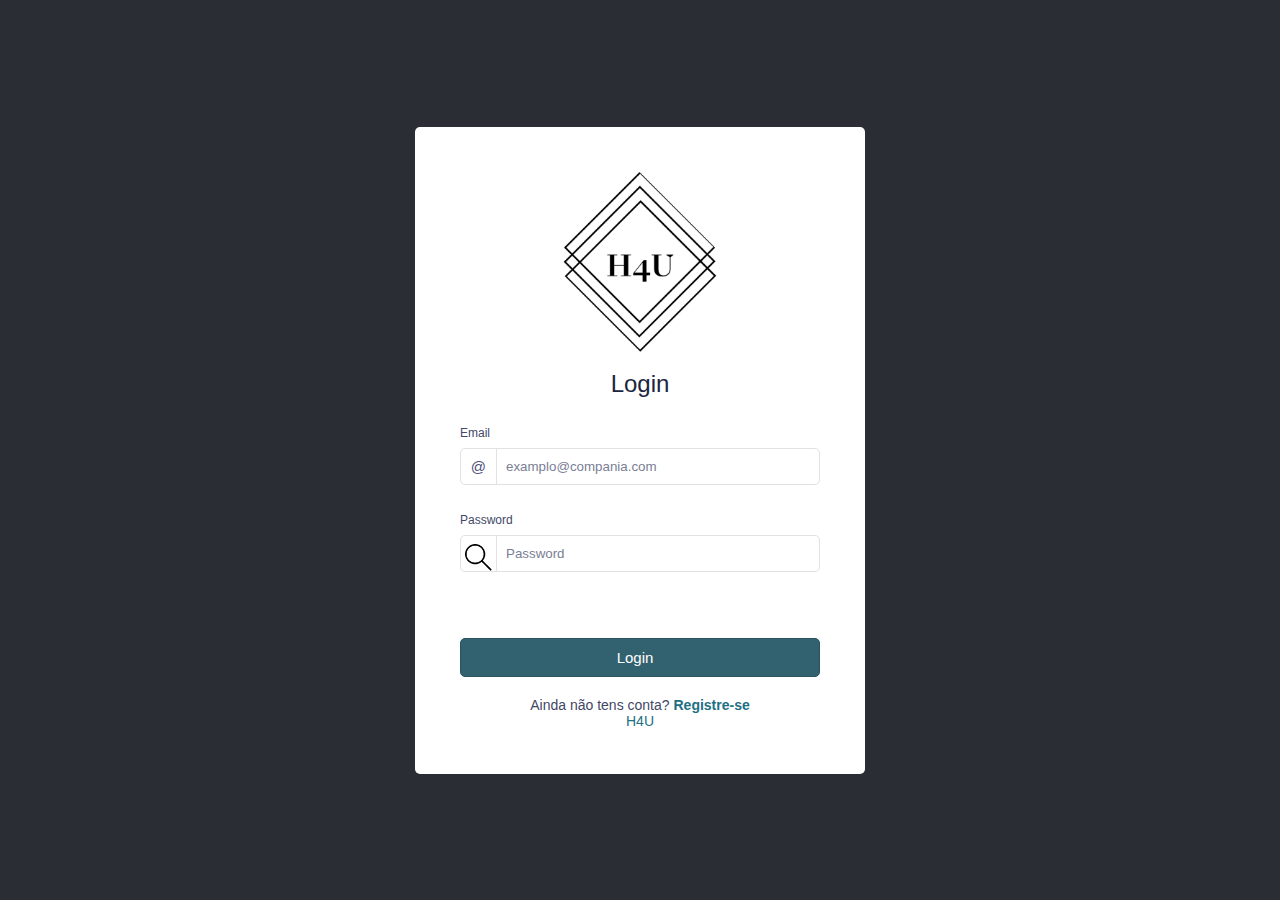
<file: public/Login.html>
<!-- Created By Codecary -->
<html lang="pt-pt">
  <head>
    <meta charset="UTF-8" />
    <meta name="viewport" content="width=device-width, initial-scale=1.0" />
    <title>Registro | H4U</title>
    <link rel="stylesheet" href="../css/login.css" />
  </head>
  <body>
    <div class="create">
      <div class="overlay"></div>
      <div class="account">
  
        <div class="img-h4u-white">
          <img src="../images/H4U_white.png" alt="" />
        </div>
        <br>
<h2>Login</h2>
        <form>
     
          <div class="group">
            <label>Email</label>
            <i class="fas fa-envelope"> @</i
            ><input type="email" placeholder="examplo@compania.com" />
          </div>
          <div class="group">
            <label>Password</label>
            <i class="fas fa-unlock-alt"> <img class="lupa" src="../images/884103_search_512x512.png"  alt=""> </i>
            <input type="password" placeholder="Password" />
          </div>
          <br />
          <input type="button" value="Login" />

          <p>
            Ainda não tens conta?
            <span> <a href="Register.html">Registre-se</a> </span> <br>
          <a href="../index.html">H4U</a> 
          </p>
        </form>
      </div>
    </div>
  </body>
</html>
</file>
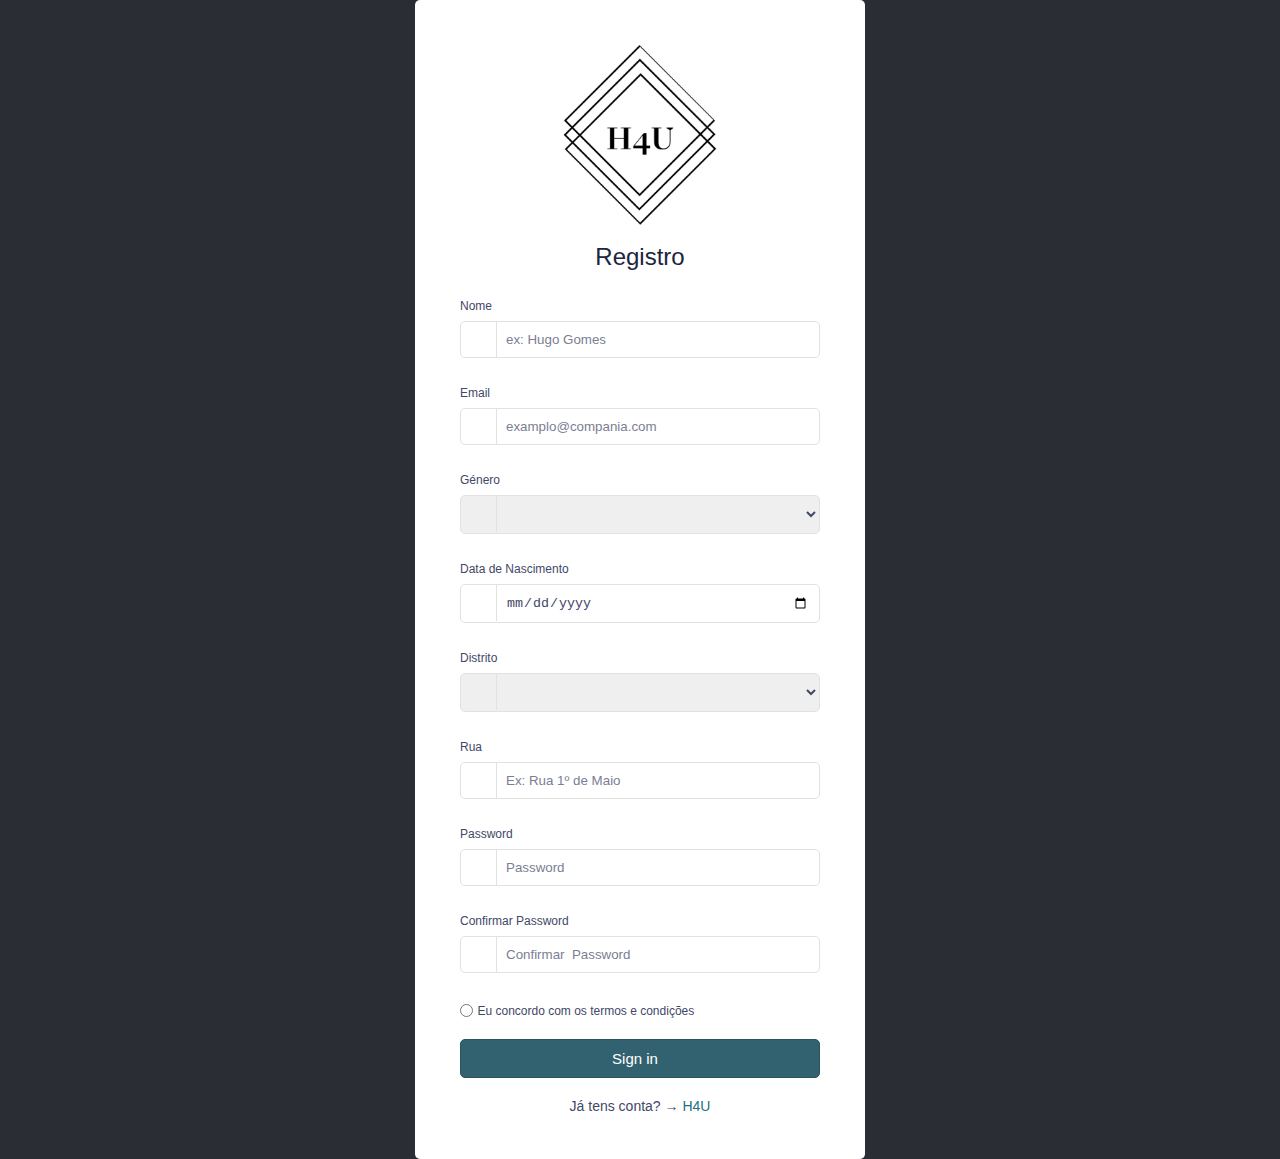
<file: public/Register.html>
<!-- Created By Codecary -->
<html lang="pt-pt">

<head>
  <meta charset="UTF-8" />
  <meta name="viewport" content="width=device-width, initial-scale=1.0" />
  <title>Registro | H4U</title>
  <link rel="stylesheet" href="../css/login.css" />
  <script src="../js/main.js"></script>
</head>

<body>
  <div class="create">
    <div class="overlay"></div>
    <div class="account">
      <div class="img-h4u-white">
        <img src="../images/H4U_white.png" alt="" />
      </div>
      <br />
      <h2>Registro</h2>
      <form>
        <div class="group">
          <label>Nome</label>
          <i class="fas fa-envelope"></i><input type="text"  id="Nome" placeholder="ex: Hugo Gomes" />
        </div>

        <div class="group">
          <label>Email</label>
          <i class="fas fa-envelope"></i><input type="email" id="Email" placeholder="examplo@compania.com" />
        </div>

        <div class="group">
          <label>Género</label>
          <i class="fas fa-envelope"></i>
          <select name="Genero" id="Genero">
            <option></option>
            <option value="Masculino">Maculino</option>
            <option value="Femenino">Femenino</option>
            <option value="Outro">Outro...</option>
          </select>
        </div>

        <div class="group">
          <label>Data de Nascimento</label>
          <i class="fas fa-envelope"></i><input type="date" id="Dtn" placeholder="Nome" />
        </div>

        <div class="group">
          <label>Distrito</label>
          <i class="fas fa-envelope"></i>
          <select name="Distritos" id="Regiao">
            <option></option>
            <option value="Aveiro">Aveiro</option>
            <option value="Beja">Beja</option>
            <option value="Braga">Braga</option>
            <option value="Bragança">Bragança</option>
            <option value="Castelo Branco">Castelo Branco</option>
            <option value="Coimbra">Coimbra</option>
            <option value="Évora">Évora</option>
            <option value="Faro">Faro</option>
            <option value="Guarda">Guarda</option>
            <option value="Leiria">Leiria</option>
            <option value="Lisboa">Lisboa</option>
            <option value="Portalegre">Portalegre</option>
            <option value="Porto">Porto</option>
            <option value="Santarém">Santarém</option>
            <option value="Setúbal">Setúbal</option>
            <option value="Viana do Castelo">Viana do Castelo</option>
            <option value="Vila Real">Vila Real</option>
            <option value="Viseu">Viseu</option>
          </select>
        </div>

          <div class="group">
          <label>Rua</label>
          <i class="fas fa-envelope"></i><input type="text"  id="Morada" placeholder="Ex: Rua 1º de Maio" />
        </div>

        <div class="group">
          <label>Password</label>
          <i class="fas fa-unlock-alt"></i><input type="password" id="Password" placeholder="Password" />
        </div>

        <div class="group">
          <label>Confirmar Password</label>
          <i class="fas fa-unlock-alt"></i><input type="password" id="Rpassword" placeholder="Confirmar 
 Password" />
        </div>

        <div class="radio">
          <input type="radio" />
          <label>Eu concordo com os termos e condições</label>
        </div>

        <input type="button" onclick="register()" value="Sign in" />

        <p>
          Já tens conta? →
     <a href="../index.html">H4U</a> 
        </p>
      </form>
    </div>
  </div>
</body>

</html>
</file>
<file: css/login.css>
* {
    margin: 0;
    padding: 0;
    box-sizing: border-box;
}

body {
    font-family: Arial;
}

.create {
    display: flex;
    justify-content: center;
    align-items: center;
    min-height: 100vh;
    background-color: #2B2D34 ;
    background-size: cover;
    position: relative;
}

.create .overlay {
    position: absolute;
    left: 0;
    top: 0;
    width: 100%;
    height: 100%;
    z-index: 1;
}

.account {
    background-color: #FFF;
    width: 450px;
    padding: 45px;
    border-radius: 5px;
    z-index: 2;
}

.account h2 {
    
    color: #1C2540;
    text-align: center;
    margin-bottom: 28px;
    font-weight: normal;
   
}

form .group {
    position: relative;
}

form label {
    display: block;
    color: #424767;
    font-size: 12px;
    margin-bottom: 8px;
}

.account form .group i {
    position: absolute;
    top: 22px;
    width: 37px;
    height: 37px;
    line-height: 37px;
    color: #4E5079;
    font-size: 15px;
    text-align: center;
    border-right: 1px solid #e2e2e2;
}
 
form input:not([type="radio"]) {
    color: #424767;
    width: 100%;
    margin-bottom: 28px;
    padding: 10px 10px 10px 45px;
    border: 1px solid #e2e2e2;
    border-radius: 5px;
    outline: none;
}

form input::placeholder {
    color: #424767;
    opacity: .7;
}

form .radio input[type="radio"] {
    top: 2px;
    position: relative;
    cursor: pointer;
}

form .radio label {
    display: inline;
}

form input[type="button"] {
    margin-top: 20px;
    margin-bottom: 20px;
    padding-left: 0;
    font-size: 15px;
    color: #FFF;
    background-color: #326270;
    border: 1px solid #2b5461;
    transition: .5s;
    outline: 0;
    cursor: pointer;
}

form input[type="button"]:hover {
    background-color: #224550;
}

form .or {
    display: block;
    text-align: center;
    color: #4c4c4c;
    font-size: 13px;
}


form .icons {
    text-align: center;
    margin-top: 20px;
    margin-bottom: 20px;
}

form .icons i {
    width: 38px;
    height: 38px;
    line-height: 38px;
    border: 1px solid #e2e2e2;
    border-radius: 50%;
    cursor: pointer;
    transition: .5s;
}

form .icons i:first-of-type {
    color: #3b5998;
}

form .icons i:nth-of-type(2) {
    margin-left: 5px;
    margin-right: 5px;
    color: #1DA1F2;
}

form .icons i:last-of-type {
    color: #6E5494;
}

form .icons i:hover {
    background-color: #242E4c;
    color: #FFF;
}

form p {
    text-align: center;
    color: #424767;
    font-size: 14px;
}

form p span {
    font-weight: bold;
    cursor: pointer;
}
a{
    text-decoration: none;
    color: #216f83;
}img{
width: 20vh;

}
.img-h4u-white{
text-align: center;
}
.lable1{
    display: initial;
    font-size: 12px;
}
select{

    color: #424767;
    width: 100%;
    margin-bottom: 28px;
    padding: 10px 10px 10px 45px;
    border: 1px solid #e2e2e2;
    border-radius: 5px;
    outline: none;

} .lupa{
     margin-top: 1vh;
    width: 3vh;
}
</file>
